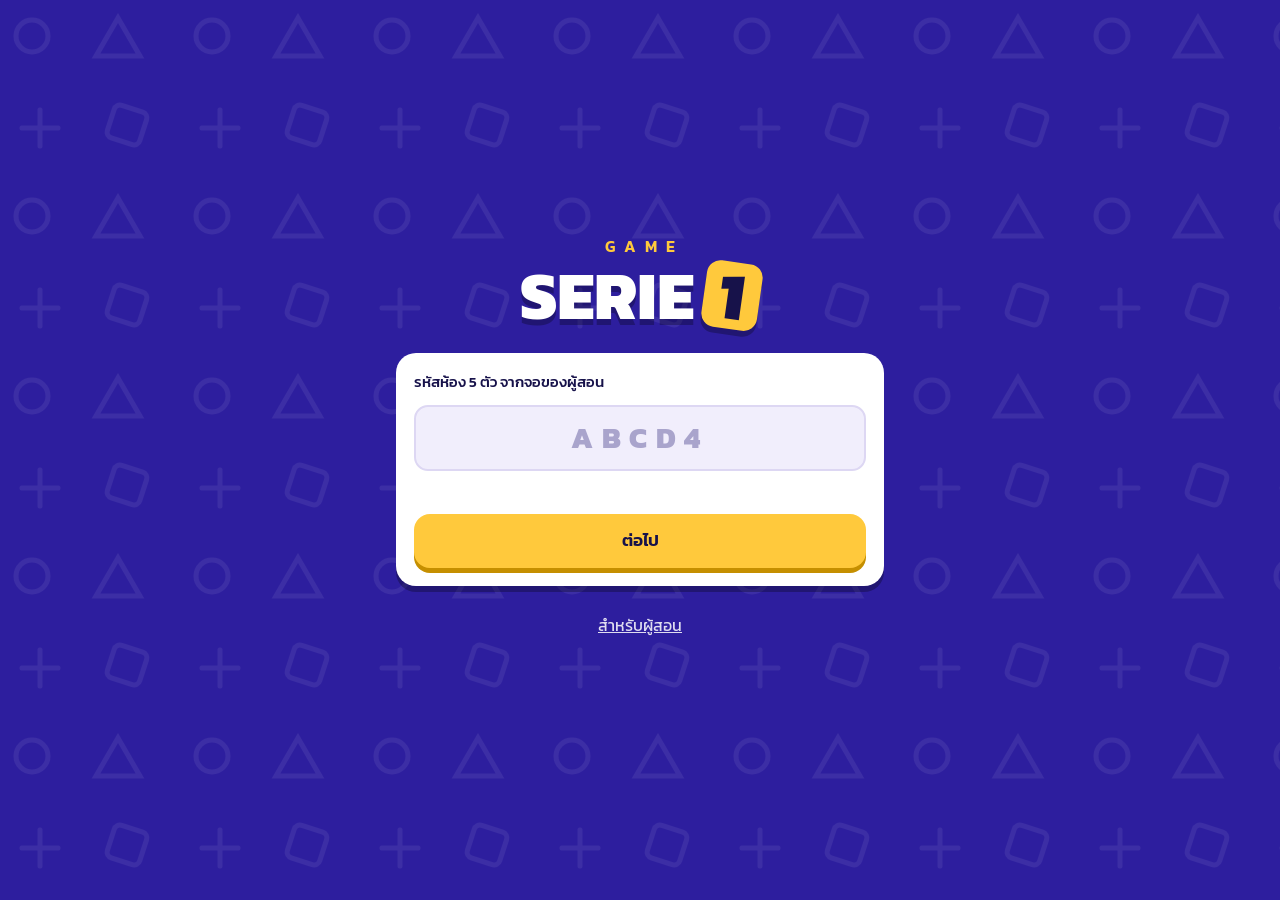
<file: index.html>
<!doctype html>
<html lang="th">
<head>
<meta charset="utf-8">
<meta name="viewport" content="width=device-width, initial-scale=1, viewport-fit=cover">
<meta name="theme-color" content="#2d1e9e">
<title>Game Serie 1</title>
<meta name="description" content="10 มินิเกมสะสมคะแนนสำหรับกิจกรรมฝึกอบรม เล่นเดี่ยวหรือเล่นเป็นทีมได้บนมือถือ">
<link rel="manifest" href="manifest.webmanifest">
<link rel="icon" href="icon.svg" type="image/svg+xml">
<link rel="apple-touch-icon" href="icon.svg">
<link rel="preconnect" href="https://fonts.googleapis.com">
<link rel="preconnect" href="https://fonts.gstatic.com" crossorigin>
<link href="https://fonts.googleapis.com/css2?family=Kanit:wght@400;500;600;800&display=swap" rel="stylesheet">
<link rel="stylesheet" href="css/style.css">
</head>
<body>
<main id="app"></main>
<canvas id="fx" aria-hidden="true"></canvas>
<div id="toast" role="status" aria-live="polite"></div>
<noscript>กรุณาเปิดใช้งาน JavaScript เพื่อเล่นเกม</noscript>
<script src="config.js"></script>
<script src="js/vendor/qrcode.js"></script>
<script type="module" src="js/app.js"></script>
</body>
</html>
</file>
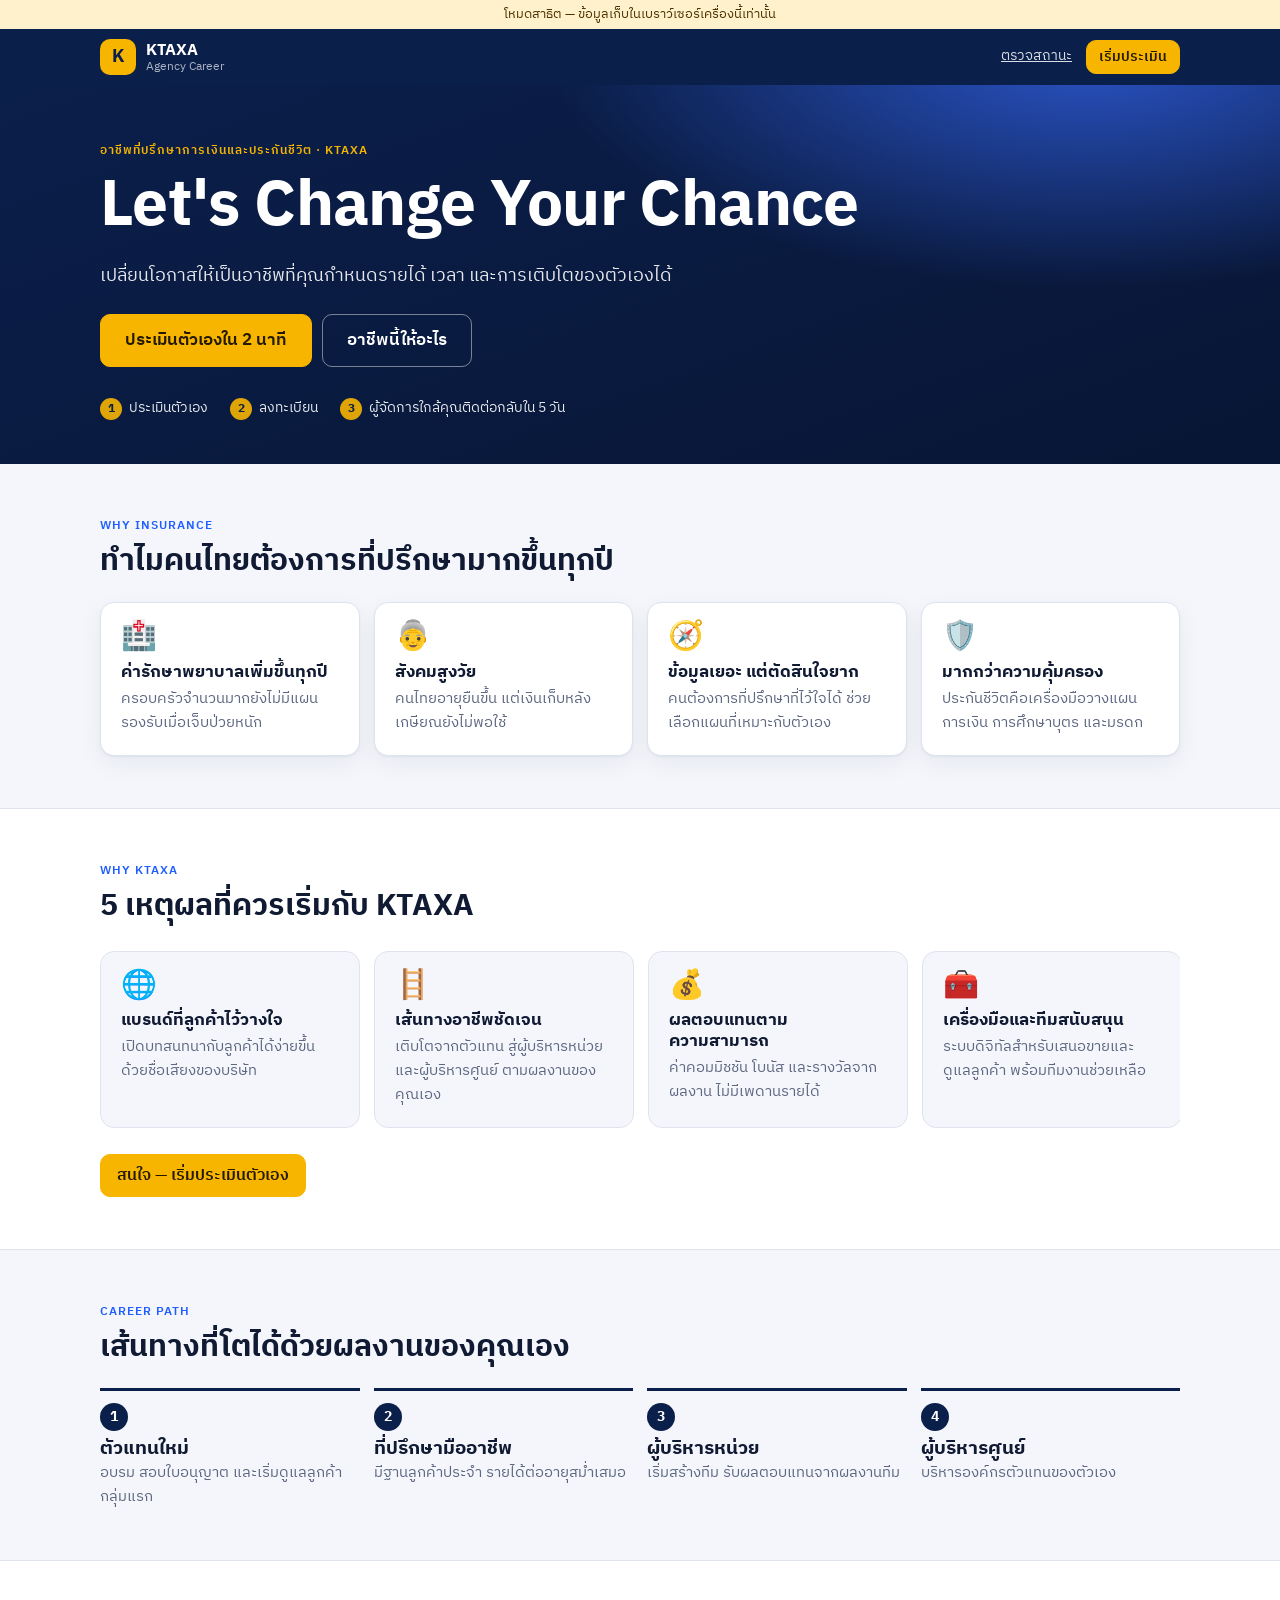
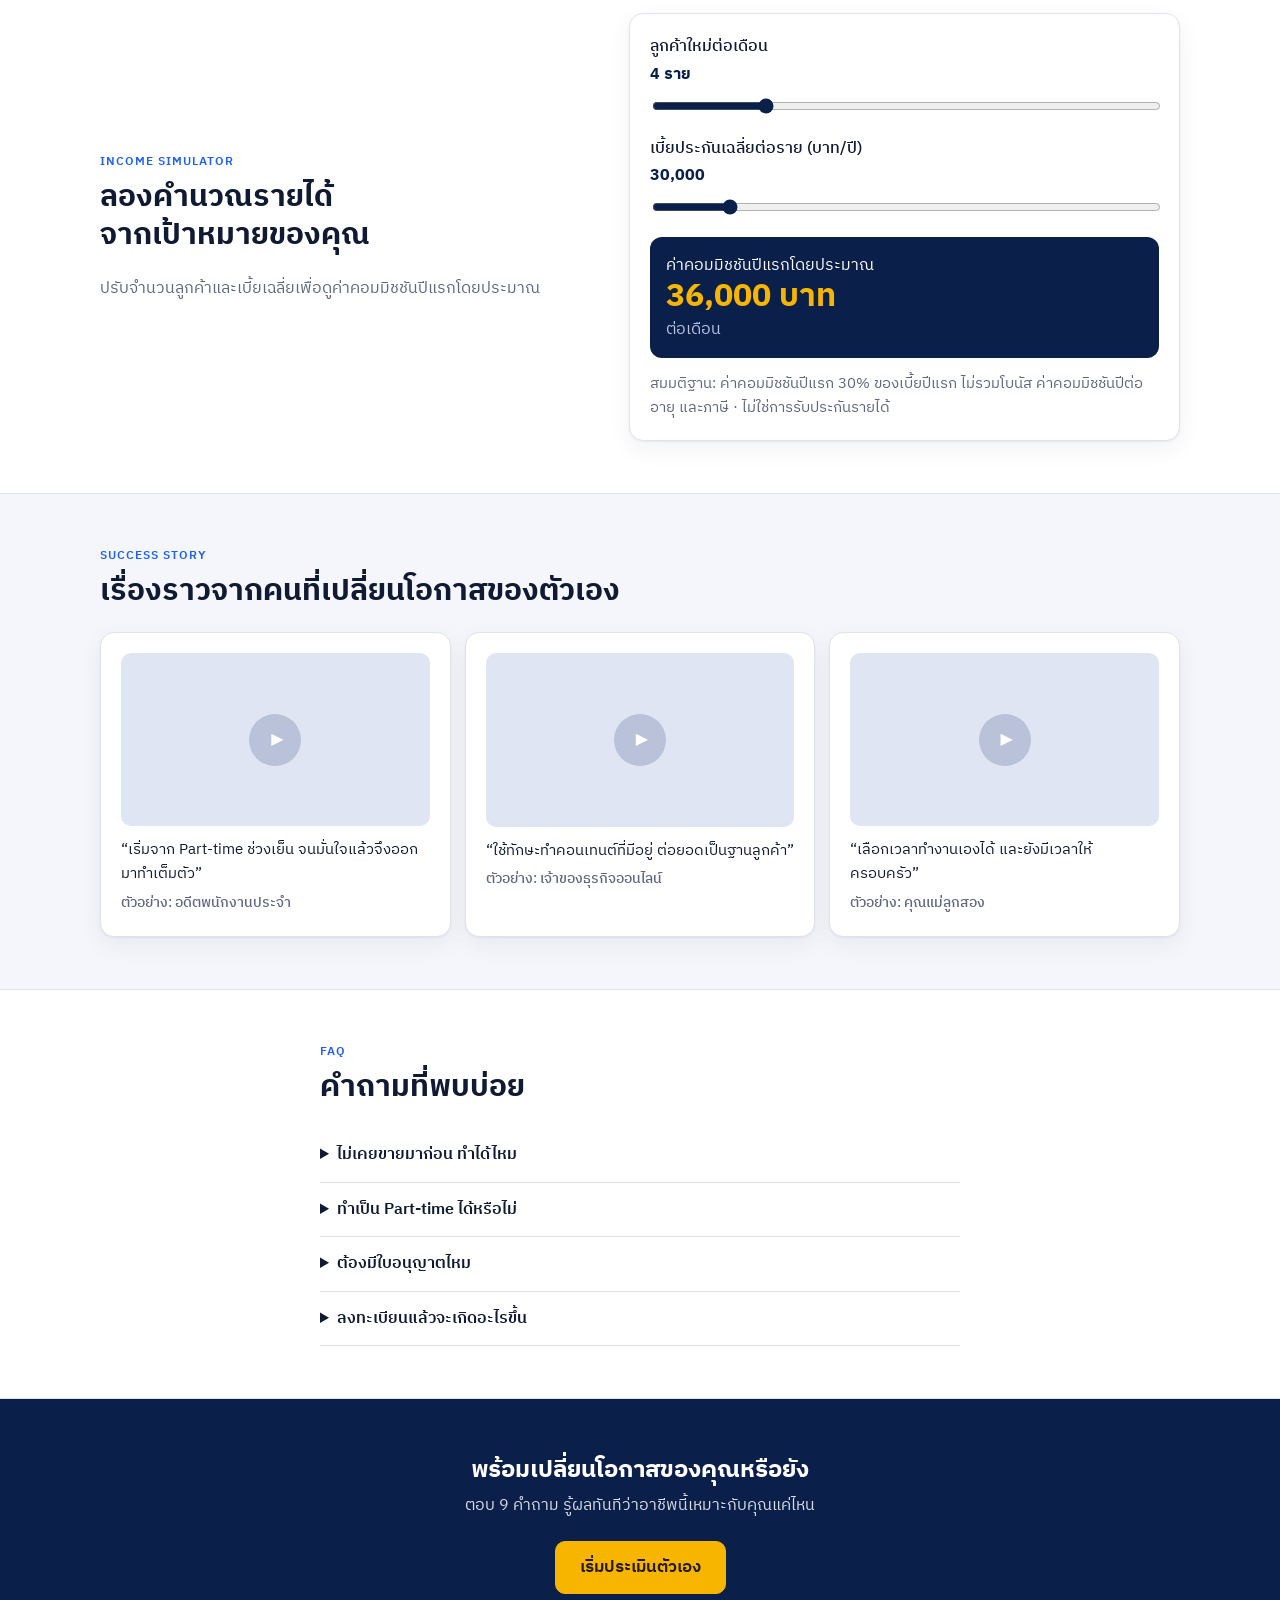
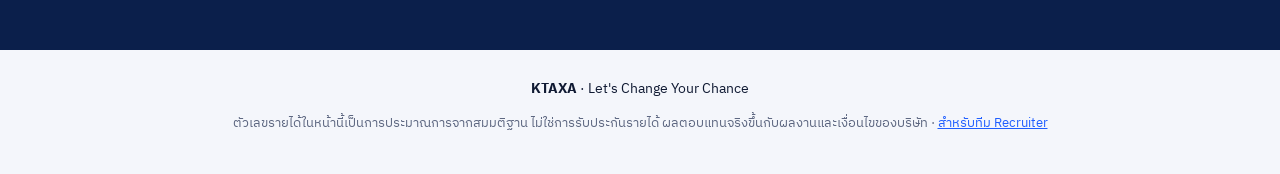
<file: recruit/index.html>
<!doctype html>
<html lang="th">
<head>
<meta charset="utf-8">
<meta name="viewport" content="width=device-width, initial-scale=1, viewport-fit=cover">
<meta name="theme-color" content="#0b1f4b">
<title>Let's Change Your Chance</title>
<link rel="icon" href="icon.svg" type="image/svg+xml">
<link rel="preconnect" href="https://fonts.googleapis.com">
<link rel="preconnect" href="https://fonts.gstatic.com" crossorigin>
<link href="https://fonts.googleapis.com/css2?family=IBM+Plex+Sans+Thai:wght@400;500;600;700&display=swap" rel="stylesheet">
<link rel="stylesheet" href="css/app.css">
</head>
<body class="landing">
<div id="app"></div>
<div id="toast" role="status" aria-live="polite"></div>
<noscript>กรุณาเปิดใช้งาน JavaScript</noscript>
<script src="config.js"></script>
<script src="../js/vendor/qrcode.js"></script>
<script type="module" src="js/landing.js"></script>
</body>
</html>
</file>
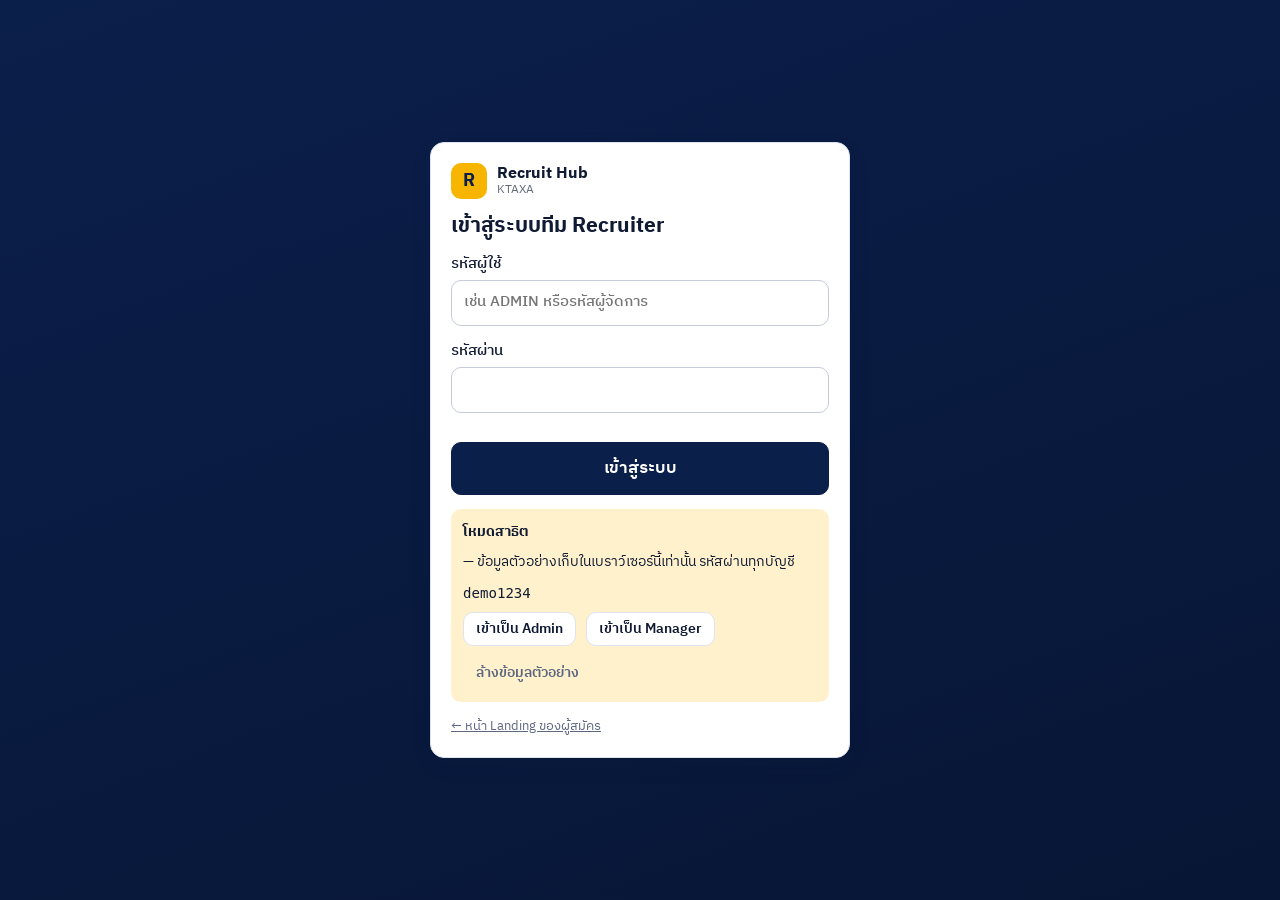
<file: recruit/portal.html>
<!doctype html>
<html lang="th">
<head>
<meta charset="utf-8">
<meta name="viewport" content="width=device-width, initial-scale=1, viewport-fit=cover">
<meta name="theme-color" content="#0b1f4b">
<meta name="robots" content="noindex, nofollow">
<title>Recruit Hub — Portal</title>
<link rel="icon" href="icon.svg" type="image/svg+xml">
<link rel="preconnect" href="https://fonts.googleapis.com">
<link rel="preconnect" href="https://fonts.gstatic.com" crossorigin>
<link href="https://fonts.googleapis.com/css2?family=IBM+Plex+Sans+Thai:wght@400;500;600;700&display=swap" rel="stylesheet">
<link rel="stylesheet" href="css/app.css">
</head>
<body class="portal">
<div id="app"></div>
<div id="toast" role="status" aria-live="polite"></div>
<noscript>กรุณาเปิดใช้งาน JavaScript</noscript>
<script src="config.js"></script>
<script src="../js/vendor/qrcode.js"></script>
<script type="module" src="js/portal.js"></script>
</body>
</html>
</file>
<file: css/style.css>
/* Game Serie 1 — design system v2 "เกมโชว์"
   สีแบนสด ไม่มี gradient / กระจกฝ้า · การ์ดขาว ขอบล่างหนาแบบปุ่มกดได้ · ไอคอนวาดเอง */
:root {
  --ink: #17124a; --ink2: #6a6696; --paper: #fff; --soft: #f1eefc; --line: #ddd7f3;
  --bg: #2d1e9e;
  --red: #e03131; --blue: #1c8ef0; --yellow: #ffc93c; --green: #12a65c; --pink: #e6399b; --orange: #ff5a1f;
  --edge: rgb(0 0 0 / .28);            /* ขอบล่างหนาของทุกอย่างที่ "กดได้" */
  --r: 20px; --tap: 48px;
  --spring: cubic-bezier(.3, 1.6, .5, 1);
  --font: 'Kanit', 'Noto Sans Thai', 'Sarabun', system-ui, -apple-system, sans-serif;
}
*, *::before, *::after { box-sizing: border-box; }
html { -webkit-text-size-adjust: 100%; }
body {
  margin: 0; min-height: 100dvh; color: #fff; font: 400 1rem/1.45 var(--font); overflow-wrap: anywhere;
  background-color: var(--bg); transition: background-color .35s;
  /* ลายเรขาคณิตจาง ๆ แทนพื้นเรียบ */
  background-image: url("data:image/svg+xml,%3Csvg xmlns='http://www.w3.org/2000/svg' width='180' height='180' fill='none' stroke='%23fff' stroke-opacity='.07' stroke-width='5'%3E%3Ccircle cx='32' cy='36' r='16'/%3E%3Cpath d='M118 18l22 38H96z'/%3E%3Cpath d='M22 128h36M40 110v36' stroke-linecap='round'/%3E%3Crect x='110' y='108' width='34' height='34' rx='6' transform='rotate(18 127 125)'/%3E%3C/svg%3E");
  -webkit-tap-highlight-color: transparent; overscroll-behavior: none;
}
h1, h2, p { margin: 0; }
h1, h2 { text-wrap: balance; line-height: 1.2; }
button, input, textarea { font: inherit; color: inherit; }
button { cursor: pointer; border: 0; background: none; padding: 0; touch-action: manipulation; }
a { color: inherit; text-decoration: none; }
small { font-size: .82rem; opacity: .78; }
[hidden] { display: none !important; }
:focus-visible { outline: 3px solid var(--yellow); outline-offset: 2px; }
.card :focus-visible, .tabbar :focus-visible { outline-color: var(--ink); }
.ic { width: 1em; height: 1em; display: inline-block; vertical-align: -.14em; flex: none; font-family: var(--font); }
.bg { display: none; }

/* เปลี่ยนหน้าแบบลื่น */
::view-transition-old(root), ::view-transition-new(root) { animation-duration: .18s; }

#app { max-width: 520px; margin: 0 auto; }
.screen {
  min-height: 100dvh; display: flex; flex-direction: column; gap: 16px;
  padding: max(16px, env(safe-area-inset-top)) max(16px, env(safe-area-inset-right)) calc(32px + env(safe-area-inset-bottom)) max(16px, env(safe-area-inset-left));
}
.screen.center { justify-content: center; padding-bottom: 32px; }
.stack { display: flex; flex-direction: column; gap: 12px; }
.center-t { text-align: center; align-items: center; }
.center-t > .btn { align-self: stretch; }

.card { background: var(--paper); color: var(--ink); border-radius: var(--r); padding: 18px; box-shadow: 0 6px 0 var(--edge); }
.card h2 { font-size: 1.2rem; font-weight: 600; }
.h { font-size: 1rem; font-weight: 600; letter-spacing: .04em; opacity: .8; }
.h1 { font-size: 1.7rem; font-weight: 800; }
.sub { margin-top: -10px; opacity: .8; }
.hint { font-size: .9rem; text-align: center; text-wrap: pretty; opacity: .8; }
.link { text-align: center; padding: 12px; text-decoration: underline; opacity: .85; }
.err { color: var(--red); min-height: 1.3em; font-size: .9rem; font-weight: 500; }
.lbl { font-weight: 500; font-size: .95rem; }

/* โลโก้: ตัวหนาเงาแข็ง + ป้ายเลข 1 เอียง */
.logo { text-align: center; display: grid; gap: 4px; margin-bottom: 8px; }
.logo span { letter-spacing: .55em; font-weight: 600; padding-left: .55em; color: var(--yellow); }
.logo b { font-size: clamp(2.8rem, 15vw, 4.2rem); font-weight: 800; line-height: 1; text-shadow: 0 6px 0 var(--edge); }
.logo b i { display: inline-block; font-style: normal; margin-left: .15em; padding: 0 .22em; border-radius: .2em; background: var(--yellow); color: var(--ink); rotate: 8deg; text-shadow: none; box-shadow: 0 6px 0 var(--edge); }

/* ปุ่ม: หนา กดแล้วยุบ */
.btn {
  display: flex; align-items: center; justify-content: center; gap: 8px; min-height: 54px; padding: 10px 20px;
  border-radius: 16px; font-weight: 600; font-size: 1.08rem; text-align: center;
  background: var(--paper); color: var(--ink); box-shadow: 0 5px 0 var(--edge);
  transition: translate .08s, box-shadow .08s;
}
.btn:active, .game:active, .opt:active, .tile:active, .p-opt:active { translate: 0 4px; box-shadow: 0 1px 0 var(--edge); }
.btn.primary { background: var(--yellow); box-shadow: 0 5px 0 #c58f00; }
.btn.primary:active { box-shadow: 0 1px 0 #c58f00; }
.btn.ghost { background: rgb(255 255 255 / .16); color: inherit; box-shadow: 0 5px 0 rgb(0 0 0 / .18); }
.card .btn.ghost { background: var(--soft); box-shadow: 0 5px 0 var(--line); }
.btn.danger { background: none; box-shadow: none; color: inherit; min-height: var(--tap); font-size: .95rem; font-weight: 500; text-decoration: underline; opacity: .8; }
.card .btn.danger { color: var(--red); opacity: 1; }
.btn.sm { min-height: var(--tap); font-size: .95rem; padding: 6px 18px; }
.row-btns { display: flex; gap: 10px; justify-content: center; flex-wrap: wrap; }
.icon-btn { display: grid; place-items: center; width: var(--tap); height: var(--tap); flex: none; border-radius: 14px; background: rgb(255 255 255 / .16); font-size: 1.35rem; font-weight: 800; }
.card .icon-btn { background: var(--soft); }
.inp { width: 100%; min-height: 54px; padding: 10px 16px; border-radius: 14px; background: var(--soft); border: 2px solid var(--line); color: var(--ink); font-size: 1.1rem; }
textarea.inp { resize: vertical; line-height: 1.5; }
.inp:focus { border-color: var(--ink); outline: none; }
.inp::placeholder { color: #a9a4cc; }
.code-inp { text-align: center; font-size: 1.8rem; font-weight: 800; letter-spacing: .3em; text-transform: uppercase; }
input[type=range] { width: 100%; height: var(--tap); accent-color: var(--pink); }

.avatars { display: grid; grid-template-columns: repeat(5, 1fr); gap: 8px; }
.av { aspect-ratio: 1; min-height: var(--tap); border-radius: 14px; font-size: 1.6rem; background: var(--soft); border: 3px solid transparent; transition: scale .2s var(--spring); }
.av[aria-checked=true] { border-color: var(--ink); background: var(--yellow); scale: 1.1; }

.seg { display: flex; padding: 4px; gap: 4px; border-radius: 14px; background: rgb(0 0 0 / .22); }
.card .seg { background: var(--soft); }
.seg button { flex: 1; min-height: 44px; padding: 4px 8px; border-radius: 10px; font-weight: 500; opacity: .75; }
.seg button[aria-selected=true], .seg button[aria-checked=true] { background: var(--paper); color: var(--ink); opacity: 1; font-weight: 600; box-shadow: 0 2px 0 var(--edge); }
.card .seg button[aria-checked=true] { background: var(--ink); color: #fff; box-shadow: none; }
.seg.big button { min-height: 52px; font-size: 1.05rem; }
.stepper { display: flex; align-items: center; justify-content: center; gap: 24px; }
.stepper b { font-size: 2rem; min-width: 2ch; text-align: center; }

.chip { display: inline-flex; align-items: center; gap: 4px; padding: 1px 10px; border-radius: 8px; font-size: .82rem; font-weight: 600; color: var(--ink); background: var(--c); }
.badge { display: inline-block; padding: 4px 16px; border-radius: 10px; background: var(--pink); color: #fff; font-weight: 600; rotate: -3deg; }
.tag { display: inline-block; padding: 2px 10px; border-radius: 8px; font-size: .78rem; font-weight: 600; background: var(--soft); color: var(--ink2); }
.tag.ok { background: #d3f5e2; color: #08693a; }

/* เมนูล่างแบบลอย */
.tabbar {
  position: fixed; left: 50%; translate: -50% 0; bottom: calc(10px + env(safe-area-inset-bottom)); z-index: 5; width: min(calc(100% - 24px), 496px);
  display: grid; grid-auto-flow: column; grid-auto-columns: 1fr; gap: 2px; padding: 6px;
  background: var(--paper); color: var(--ink2); border-radius: 22px; box-shadow: 0 6px 0 var(--edge), 0 12px 28px rgb(0 0 0 / .3);
}
.tabbar a { display: grid; justify-items: center; align-content: center; gap: 1px; min-height: 54px; border-radius: 16px; font-size: .74rem; font-weight: 500; transition: background-color .15s; }
.tabbar .ic { font-size: 1.45rem; transition: scale .25s var(--spring); }
.tabbar a[aria-current] { color: var(--ink); background: var(--yellow); font-weight: 600; }
.tabbar a[aria-current] .ic { scale: 1.12; }

/* หน้าเกม */
.hero { display: flex; align-items: center; justify-content: space-between; gap: 12px; }
.me { display: flex; align-items: center; gap: 12px; min-width: 0; min-height: var(--tap); }
.me b { display: block; font-size: 1.2rem; line-height: 1.2; }
.ava { display: grid; place-items: center; flex: none; width: 52px; height: 52px; border-radius: 16px; font-size: 1.7rem; background: var(--c, #fff); box-shadow: 0 4px 0 var(--edge); rotate: -4deg; }
.ava.sm { width: 36px; height: 36px; border-radius: 10px; font-size: 1.15rem; box-shadow: none; background: var(--c, var(--soft)); rotate: none; }
.ava.big { width: 68px; height: 68px; font-size: 2.2rem; rotate: 5deg; }
.total { display: flex; align-items: center; justify-content: space-between; gap: 16px; padding: 14px 18px; border-radius: var(--r); background: var(--yellow); color: var(--ink); box-shadow: 0 6px 0 #c58f00; }
.total b { display: block; font-size: 2.6rem; font-weight: 800; line-height: 1.05; font-variant-numeric: tabular-nums; }
.prog { flex: 1; max-width: 46%; text-align: right; }
.bar { display: block; height: 10px; border-radius: 99px; background: rgb(23 18 74 / .16); overflow: hidden; margin-top: 6px; }
.bar i { display: block; height: 100%; border-radius: 99px; background: var(--c, var(--ink)); transition: width .5s; }

.games { display: grid; grid-template-columns: repeat(2, minmax(0, 1fr)); gap: 14px 12px; }
.game {
  position: relative; display: flex; flex-direction: column; gap: 2px; min-height: 164px; padding: 14px; border-radius: var(--r);
  background: var(--a); box-shadow: 0 6px 0 var(--edge); transition: translate .08s, box-shadow .08s;
}
.g-ico { display: grid; place-items: center; width: 56px; height: 56px; margin-bottom: 6px; border-radius: 16px; font-size: 2.1rem; background: #fff; color: var(--a); rotate: -5deg; box-shadow: 0 4px 0 var(--edge); }
.game:nth-child(even) .g-ico { rotate: 4deg; }
.g-tag { position: absolute; top: 14px; right: 12px; padding: 1px 9px; border-radius: 8px; background: rgb(0 0 0 / .22); font-size: .72rem; font-weight: 500; }
.game b { font-size: 1.1rem; font-weight: 600; line-height: 1.25; }
.game small { line-height: 1.3; font-size: .78rem; opacity: .9; }
.g-best { margin-top: auto; padding-top: 8px; font-size: .84rem; font-weight: 600; font-variant-numeric: tabular-nums; }
.stars { color: var(--yellow); letter-spacing: 1px; }
.card .stars { color: #f0a800; }
@media (prefers-reduced-motion: no-preference) {
  .game { animation: rise .4s var(--spring) both; animation-delay: calc(var(--i) * 35ms); }
  .pop { animation: pop .32s var(--spring) both; }
}
@keyframes rise { from { opacity: 0; translate: 0 22px; } }
@keyframes pop { from { opacity: 0; scale: .88; } }

/* ---------- เล่นเกม ---------- */
.play { padding-bottom: max(16px, env(safe-area-inset-bottom)); gap: 10px; height: 100dvh; }
.hud { display: flex; align-items: center; gap: 12px; }
.hud-t { flex: 1; min-width: 0; }
.hud-t b { display: block; font-size: 1.15rem; font-weight: 600; line-height: 1.2; }
.hud-t small { display: block; min-height: 1.3em; opacity: 1; font-weight: 500; }
.hud-s { display: flex; flex-direction: column; align-items: flex-end; padding: 4px 14px; border-radius: 14px; background: #fff; color: var(--ink); box-shadow: 0 4px 0 var(--edge); }
.hud-s small { line-height: 1.1; font-size: .7rem; }
.hud-s b { display: inline-block; font-size: 1.6rem; font-weight: 800; line-height: 1.1; font-variant-numeric: tabular-nums; }
.bump { animation: bump .28s var(--spring); }
@keyframes bump { 40% { scale: 1.28; } }
.tbar { height: 12px; border-radius: 99px; background: rgb(0 0 0 / .25); overflow: hidden; }
.tbar i { display: block; height: 100%; border-radius: 99px; transform-origin: left; transform: scaleX(0); background: #fff; transition: transform .1s linear, background-color .3s; }
.tbar i.low { background: var(--yellow); }
.stage { flex: 1; min-height: 0; display: flex; flex-direction: column; justify-content: center; gap: 14px; position: relative; }
.shake { animation: shake .3s; }
@keyframes shake { 25% { translate: -7px 0; } 50% { translate: 7px 0; } 75% { translate: -4px 0; } }
.float { position: fixed; z-index: 20; pointer-events: none; font-weight: 800; font-size: 1.7rem; translate: -50% -50%; -webkit-text-stroke: 5px var(--ink); paint-order: stroke fill; animation: floatUp .8s ease-out forwards; }
@keyframes floatUp { to { translate: -50% -110px; opacity: 0; } }

.intro, .result { text-align: center; display: flex; flex-direction: column; align-items: center; gap: 10px; }
.intro > .btn, .result .stack { align-self: stretch; }
.intro-ico { display: grid; place-items: center; width: 92px; height: 92px; margin-top: -52px; border-radius: 26px; font-size: 3.4rem; background: var(--a); color: #fff; rotate: -6deg; border: 5px solid #fff; box-shadow: 0 6px 0 var(--edge); }
.intro { margin-top: 40px; }
.intro h1 { font-size: 1.7rem; font-weight: 800; }
.intro p { text-wrap: pretty; color: var(--ink2); }
.goal { display: flex; gap: 6px; flex-wrap: wrap; justify-content: center; font-size: .8rem; font-weight: 500; }
.goal > span { padding: 3px 10px; border-radius: 8px; background: var(--soft); }
.count { align-self: center; font-size: 9rem; font-weight: 800; line-height: 1; text-shadow: 0 10px 0 var(--edge); }
.r-stars { font-size: 3.6rem; line-height: 1; color: var(--line); display: flex; gap: 4px; }
.r-stars span:nth-child(2) { translate: 0 -10px; font-size: 4.2rem; }
.r-stars .on { color: var(--yellow); -webkit-text-stroke: 3px var(--ink); paint-order: stroke fill; }
@media (prefers-reduced-motion: no-preference) { .r-stars .on { animation: pop .45s var(--spring) both; animation-delay: calc(var(--d) * .18s + .2s); } }
.r-score { font-size: 4.2rem; font-weight: 800; line-height: 1; font-variant-numeric: tabular-nums; }
.r-total { color: var(--ink2); }
.r-total b { color: var(--ink); }

/* องค์ประกอบร่วมของเกม */
.q-card { padding: 22px 18px; border-radius: var(--r); text-align: center; background: #fff; color: var(--ink); box-shadow: 0 6px 0 var(--edge); }
.q-card p { font-size: 1.25rem; font-weight: 600; text-wrap: balance; }
.opts { display: grid; gap: 12px; }
.opts.two { grid-template-columns: 1fr 1fr; }
.opt { display: flex; align-items: center; gap: 12px; min-height: 60px; padding: 8px 14px; border-radius: 16px; font-size: 1.02rem; font-weight: 500; text-align: left; line-height: 1.3; background: #fff; color: var(--ink); box-shadow: 0 5px 0 var(--edge); transition: translate .08s, box-shadow .08s, opacity .2s; }
.opts.col .opt { background: var(--c); color: #fff; }
.opts.col .opt:nth-child(1) { --c: var(--red); } .opts.col .opt:nth-child(2) { --c: var(--blue); }
.opts.col .opt:nth-child(3) { --c: #d98a00; } .opts.col .opt:nth-child(4) { --c: var(--green); }
.opt > i { display: grid; place-items: center; flex: none; width: 34px; height: 34px; border-radius: 10px; background: #fff; color: var(--c); font-style: normal; font-weight: 800; }
.opt.num, .opt.swatch { justify-content: center; font-size: 1.7rem; font-weight: 800; min-height: 78px; }
.opt.swatch { gap: 10px; font-size: 1.2rem; font-weight: 600; }
.opt.swatch i { width: 30px; height: 30px; border-radius: 9px; box-shadow: inset 0 0 0 2px rgb(0 0 0 / .15); }
.opt:disabled { opacity: .35; }
.opt.ok { opacity: 1; outline: 4px solid #fff; scale: 1.02; }
.opt.no { opacity: 1; background: var(--ink); }
.big-q { align-self: center; min-width: 70%; text-align: center; font-size: clamp(3rem, 18vw, 5rem); font-weight: 800; line-height: 1.3; padding: 8px 24px; border-radius: 24px; background: #fff; color: var(--ink); box-shadow: 0 6px 0 var(--edge); }
.big-q.stroke { background: var(--ink); }

/* จับคู่ */
.mem-grid { display: grid; grid-template-columns: repeat(4, 1fr); gap: 10px; perspective: 800px; }
.mem { aspect-ratio: 3/4; }
.mem-in { position: relative; display: block; width: 100%; height: 100%; transform-style: preserve-3d; transition: transform .32s var(--spring); }
.mem.on .mem-in { transform: rotateY(180deg); }
.mem-f, .mem-b { position: absolute; inset: 0; display: grid; place-items: center; border-radius: 14px; backface-visibility: hidden; -webkit-backface-visibility: hidden; font-size: 2.2rem; box-shadow: 0 4px 0 var(--edge); }
.mem-f { background: var(--ink); color: var(--yellow); font-weight: 800; border: 3px solid #fff; }
.mem-b { background: #fff; transform: rotateY(180deg); }
.mem.done .mem-b { background: #d3f5e2; box-shadow: 0 0 0 4px var(--green); }

/* ปฏิกิริยา */
.react-pad { flex: 1; display: flex; flex-direction: column; align-items: center; justify-content: center; gap: 8px; border-radius: 32px; border: 6px solid #fff; background: var(--ink); box-shadow: 0 8px 0 var(--edge); touch-action: none; user-select: none; -webkit-user-select: none; transition: background-color .08s; }
.react-pad b { font-size: 3.6rem; font-weight: 800; }
.react-pad small { font-size: 1rem; opacity: 1; }
.react-pad.wait { background: var(--red); }
.react-pad.go { background: #2fd87a; color: var(--ink); }
.react-pad.early { background: var(--ink); }
.react-pad.hit { background: var(--blue); }

/* สลับอักษร */
.slots, .tiles { display: flex; flex-wrap: wrap; justify-content: center; gap: 8px; }
.slot { display: grid; place-items: center; min-width: 46px; height: 58px; padding: 0 6px; border-radius: 12px; border: 3px dashed rgb(255 255 255 / .6); font-size: 1.7rem; font-weight: 600; }
.slot.fill { border-style: solid; border-color: #fff; background: rgb(0 0 0 / .2); }
.slots.ok .slot { background: #fff; color: var(--green); }
.tile { min-width: 56px; height: 64px; padding: 0 10px; border-radius: 14px; font-size: 1.9rem; font-weight: 600; color: var(--ink); background: #fff; box-shadow: 0 5px 0 var(--edge); transition: translate .08s, box-shadow .08s, opacity .15s; }
.tile:disabled { opacity: .2; box-shadow: none; }

/* จำลำดับ: แผ่นสี 6 สี */
.seq-msg { text-align: center; font-size: 1.4rem; font-weight: 600; min-height: 1.6em; }
.seq-grid { display: grid; grid-template-columns: repeat(3, 1fr); gap: 14px; }
.seq { aspect-ratio: 1; border-radius: 24px; background: var(--c); border: 5px solid rgb(0 0 0 / .25); opacity: .5; transition: scale .12s var(--spring), opacity .1s; touch-action: none; }
.seq:nth-child(1) { --c: #ff4d4d; } .seq:nth-child(2) { --c: #ffc93c; } .seq:nth-child(3) { --c: #2fd87a; }
.seq:nth-child(4) { --c: #36b5ff; } .seq:nth-child(5) { --c: #ff7ac8; } .seq:nth-child(6) { --c: #fff; }
.seq.lit { opacity: 1; scale: 1.1; border-color: #fff; }
.seq.wrong { background: var(--ink); opacity: 1; }

/* ตาไว */
.odd-grid { display: grid; grid-template-columns: repeat(var(--n), 1fr); gap: 8px; padding: 12px; border-radius: var(--r); background: #fff; box-shadow: 0 6px 0 var(--edge); }
.odd { aspect-ratio: 1; border-radius: 12px; touch-action: none; }

/* ล่าดาว */
.field { position: relative; flex: 1; border-radius: var(--r); background: rgb(0 0 0 / .2); border: 3px dashed rgb(255 255 255 / .45); overflow: hidden; touch-action: none; }
.target { position: absolute; width: 68px; height: 68px; font-size: 2.9rem; line-height: 1; display: grid; place-items: center; touch-action: none; animation: blink linear both; }
@keyframes blink { 0% { scale: 0; } 12% { scale: 1.15; } 20%, 80% { scale: 1; opacity: 1; } 100% { scale: .3; opacity: 0; } }
.target.hit { animation: none; scale: 1.6; opacity: 0; transition: scale .15s, opacity .15s; }

/* เรียงเลข */
.ord-grid { display: grid; grid-template-columns: repeat(5, 1fr); gap: 8px; }
.ord { aspect-ratio: 1; border-radius: 14px; font-size: 1.5rem; font-weight: 800; background: #fff; color: var(--ink); box-shadow: 0 4px 0 var(--edge); touch-action: none; transition: scale .15s var(--spring); }
.ord:disabled { background: rgb(0 0 0 / .18); color: transparent; box-shadow: none; scale: .9; }

/* ---------- ห้อง / กระดาน ---------- */
.code { display: inline-block; font-size: clamp(2.4rem, 14vw, 3.8rem); font-weight: 800; letter-spacing: .14em; padding: 0 .2em 0 .34em; line-height: 1.25; border-radius: 16px; background: var(--yellow); color: var(--ink); rotate: -2deg; box-shadow: 0 5px 0 #c58f00; }
.teams { display: grid; grid-template-columns: repeat(3, 1fr); gap: 8px; align-self: stretch; }
.team { display: grid; justify-items: center; padding: 8px 4px; min-height: 74px; border-radius: 14px; font-size: .86rem; font-weight: 500; background: var(--soft); border: 3px solid transparent; border-bottom-color: var(--c); transition: scale .2s var(--spring); }
.team span { font-size: 1.8rem; line-height: 1.2; }
.team[aria-checked=true] { background: var(--c); border-color: var(--ink); scale: 1.06; font-weight: 600; }

.ranks { list-style: none; margin: 0; padding: 0; display: grid; gap: 10px; }
.rank { display: flex; align-items: center; gap: 10px; padding: 10px 14px; border-radius: 16px; background: #fff; color: var(--ink); border-left: 8px solid var(--c, var(--line)); box-shadow: 0 4px 0 var(--edge); }
.rank.me { background: var(--yellow); }
.pos { flex: none; width: 34px; text-align: center; font-size: 1.3rem; font-weight: 800; }
.pos.ico { display: grid; place-items: center; height: 34px; border-radius: 10px; background: var(--c); color: #fff; font-size: 1.25rem; }
.who { flex: 1; min-width: 0; display: flex; align-items: center; gap: 8px; flex-wrap: wrap; }
.grow { flex: 1; min-width: 0; display: block; }
.grow small { display: block; }
.rank > b { font-size: 1.3rem; font-weight: 800; font-variant-numeric: tabular-nums; }
.live { display: inline-block; font-size: .75rem; padding: 1px 8px; border-radius: 8px; background: var(--red); vertical-align: middle; }

.qr { width: min(64vw, 260px); aspect-ratio: 1; padding: 8px; border-radius: 16px; background: #fff; border: 4px solid var(--ink); }
.qr svg { display: block; width: 100%; height: 100%; }
details summary { min-height: var(--tap); display: flex; align-items: center; font-weight: 600; cursor: pointer; }
.bn-row { display: flex; align-items: center; gap: 6px; flex-wrap: wrap; padding: 8px 0; border-top: 2px solid var(--soft); }
.bn-row > span { flex: 1 1 100%; font-weight: 600; }
.pill { flex: 1; min-height: 44px; min-width: 44px; padding: 0 10px; border-radius: 12px; background: var(--soft); color: var(--ink); font-weight: 600; font-variant-numeric: tabular-nums; box-shadow: 0 3px 0 var(--line); }
.pill.val { flex: 1.4; background: var(--yellow); box-shadow: 0 3px 0 #c58f00; }

/* ---------- โพล ---------- */
.pl { display: grid; gap: 14px; }
.poll { display: flex; flex-direction: column; gap: 12px; }
.poll.closed { opacity: .8; }
.p-head { display: flex; gap: 6px; }
.poll .tag { align-self: flex-start; }
.p-opts { display: grid; gap: 10px; }
.p-opt { min-height: 54px; padding: 8px 16px; border-radius: 14px; text-align: left; font-weight: 500; font-size: 1.02rem; background: var(--c); color: #fff; box-shadow: 0 4px 0 var(--edge); transition: translate .08s, box-shadow .08s; }
.p-opt:nth-child(6n+1) { --c: var(--red); } .p-opt:nth-child(6n+2) { --c: var(--blue); } .p-opt:nth-child(6n+3) { --c: #d98a00; }
.p-opt:nth-child(6n+4) { --c: var(--green); } .p-opt:nth-child(6n+5) { --c: var(--pink); } .p-opt:nth-child(6n) { --c: #6b46e5; }
.p-stars { display: grid; grid-template-columns: repeat(5, 1fr); gap: 8px; }
.p-stars button { display: grid; justify-items: center; padding: 8px 0; border-radius: 14px; background: var(--soft); color: #f0a800; font-size: 2rem; box-shadow: 0 4px 0 var(--line); transition: scale .2s var(--spring); }
.p-stars button span { font-size: .9rem; font-weight: 600; color: var(--ink); }
.p-stars button:active { scale: 1.15; }
.p-text { display: flex; gap: 8px; }
.p-text .btn { flex: none; min-height: 54px; }
.pr { list-style: none; margin: 0; padding: 0; display: grid; gap: 8px; }
.pr li { display: grid; grid-template-columns: 1fr auto; gap: 2px 10px; align-items: center; }
.pr-l { font-weight: 500; }
.pr li.me .pr-l::after { content: ' ← คุณ'; color: var(--pink); font-size: .8rem; font-weight: 600; }
.pr li > b { grid-column: 2; grid-row: 1 / span 2; font-size: 1.3rem; font-weight: 800; font-variant-numeric: tabular-nums; min-width: 2ch; text-align: right; }
.pr-bar { grid-column: 1; height: 14px; border-radius: 7px; background: var(--soft); overflow: hidden; }
.pr-bar i { display: block; height: 100%; min-width: 4px; border-radius: 7px; background: var(--blue); transition: width .5s var(--spring); }
.pr li:nth-child(6n+1) .pr-bar i { background: var(--red); } .pr li:nth-child(6n+3) .pr-bar i { background: #d98a00; }
.pr li:nth-child(6n+4) .pr-bar i { background: var(--green); } .pr li:nth-child(6n+5) .pr-bar i { background: var(--pink); } .pr li:nth-child(6n) .pr-bar i { background: #6b46e5; }
.pr-avg { display: flex; align-items: baseline; gap: 10px; }
.pr-avg b { font-size: 3.2rem; font-weight: 800; line-height: 1; }
.pr-avg span { color: var(--ink2); } .pr-avg .ic { color: #f0a800; }
.pr-n { color: var(--ink2); opacity: 1; }
.words { display: flex; flex-wrap: wrap; gap: 6px 8px; align-items: center; }
.words span { padding: 2px 12px; border-radius: 10px; background: var(--soft); font-weight: 600; font-size: calc(.95rem + var(--s) * 1.1rem); }
.words span:nth-child(3n+1) { background: #ffe3ec; } .words span:nth-child(3n+2) { background: #dcefff; }
.words sup { margin-left: 4px; font-size: .7rem; color: var(--ink2); }
.pform { margin-bottom: 14px; }
.presets { display: flex; flex-wrap: wrap; gap: 6px; align-items: center; }
.presets .pill { flex: none; min-height: 40px; font-size: .88rem; font-weight: 500; }

.host { gap: 20px; }
.host-join { display: flex; flex-direction: column; gap: 10px; }
.host-board { display: flex; flex-direction: column; gap: 14px; }
/* จอโปรเจกเตอร์ / แท็บเล็ต: QR ซ้าย เนื้อหาขวา */
@media (min-width: 900px) {
  body.wide #app { max-width: 1280px; }
  body.wide .host { display: grid; grid-template-columns: 380px 1fr; align-items: start; gap: 32px; padding-top: 32px; }
  body.wide .host-join { position: sticky; top: 32px; }
  body.wide .host-board .rank { padding: 16px 22px; font-size: 1.3rem; }
  body.wide .host-board .rank > b { font-size: 2rem; }
  body.wide .host-board .pos { font-size: 1.8rem; width: 48px; }
  body.wide .poll h2 { font-size: 1.7rem; }
  body.wide .pr-l { font-size: 1.2rem; } body.wide .pr-bar { height: 22px; border-radius: 11px; }
}

#fx { position: fixed; inset: 0; width: 100%; height: 100%; pointer-events: none; z-index: 30; }
#toast { position: fixed; left: 50%; bottom: calc(28px + env(safe-area-inset-bottom)); translate: -50% 20px; z-index: 40; padding: 10px 20px; border-radius: 14px; background: var(--ink); color: #fff; font-weight: 500; opacity: 0; pointer-events: none; transition: opacity .2s, translate .25s var(--spring); max-width: 90vw; box-shadow: 0 0 0 3px #fff; }
#toast.show { opacity: 1; translate: -50% 0; }

/* ================= v3: ผู้สอนคุมจอ ผู้เล่นแค่เล่น ================= */
.back { align-self: flex-start; min-height: var(--tap); display: flex; align-items: center; font-weight: 500; opacity: .85; }
.kicker { font-weight: 600; letter-spacing: .03em; color: var(--pink); opacity: 1; }
.score-pill { display: flex; flex-direction: column; align-items: flex-end; flex: none; padding: 4px 14px; border-radius: 14px; background: var(--yellow); color: var(--ink); box-shadow: 0 4px 0 #c58f00; }
.score-pill small { font-size: .7rem; line-height: 1.2; }
.score-pill b { font-size: 1.5rem; font-weight: 800; line-height: 1.1; font-variant-numeric: tabular-nums; }
#f-msg:empty, #f-polls:empty, #f-games:empty, #f-board:empty, #f-wait:empty, .pl:empty { display: none; }
#f-games, #f-board { display: flex; flex-direction: column; gap: 12px; }

/* ข้อความจากผู้สอน */
.announce { padding: 14px 18px; border-radius: var(--r); background: var(--ink); border: 3px solid var(--yellow); }
.announce small { color: var(--yellow); font-weight: 600; opacity: 1; }
.announce p { font-size: 1.25rem; font-weight: 600; text-wrap: balance; }

/* เกมเดียวที่ผู้สอนเปิด: การ์ดใหญ่เต็มจอ */
.games.one { grid-template-columns: 1fr; }
.games.one .game { min-height: 230px; padding: 22px; }
.games.one .g-ico { width: 84px; height: 84px; font-size: 3.2rem; border-radius: 22px; }
.games.one .game b { font-size: 1.7rem; font-weight: 800; }
.games.one .game small { font-size: .95rem; }
.games.one .g-best { align-self: flex-start; margin-top: 14px; padding: 8px 22px; border-radius: 14px; background: #fff; color: var(--ink); font-size: 1.05rem; box-shadow: 0 4px 0 var(--edge); }
.games.one .g-best .stars { color: #f0a800; }

/* หน้ารอ */
.waiting { display: flex; flex-direction: column; align-items: center; gap: 10px; padding: 48px 8px 16px; text-align: center; }
.waiting h2 { font-size: 1.7rem; font-weight: 800; }
.waiting p { opacity: .8; }
.dots { display: flex; gap: 12px; margin-bottom: 12px; }
.dots i { width: 22px; height: 22px; border-radius: 7px; background: var(--yellow); }
.dots i:nth-child(2) { background: var(--pink); } .dots i:nth-child(3) { background: #36b5ff; }
@media (prefers-reduced-motion: no-preference) {
  .dots i { animation: hop 1.2s var(--spring) infinite; }
  .dots i:nth-child(2) { animation-delay: .15s; } .dots i:nth-child(3) { animation-delay: .3s; }
}
@keyframes hop { 0%, 60%, 100% { translate: 0 0; rotate: 0deg; } 30% { translate: 0 -18px; rotate: 20deg; } }
.crowd { display: flex; flex-wrap: wrap; justify-content: center; gap: 6px; margin-top: 18px; max-width: 360px; }

/* การ์ดตัวตน */
.idn { gap: 14px; }
.pcard { position: sticky; top: max(8px, env(safe-area-inset-top)); z-index: 3; display: flex; align-items: center; gap: 14px; padding: 12px 16px; border-radius: var(--r); background: var(--ink); border: 3px solid #fff; box-shadow: 0 6px 0 var(--edge); }
.pcard > span:last-child { display: flex; flex-direction: column; align-items: flex-start; gap: 2px; min-width: 0; }
.pcard b { font-size: 1.5rem; font-weight: 800; line-height: 1.2; }
.pcard small { font-size: .9rem; color: var(--yellow); opacity: 1; font-weight: 500; }
.emojis { display: grid; grid-template-columns: repeat(6, 1fr); gap: 6px; max-height: 232px; overflow-y: auto; padding: 4px; border-radius: 14px; background: var(--soft); overscroll-behavior: contain; }
.em { aspect-ratio: 1; min-height: 44px; border-radius: 12px; font-size: 1.6rem; background: #fff; border: 3px solid transparent; transition: scale .2s var(--spring); }
.em[aria-checked=true] { border-color: var(--ink); background: var(--yellow); scale: 1.08; }
.em:disabled { opacity: .22; filter: grayscale(1); background: none; }
.swatches { display: grid; grid-template-columns: repeat(8, 1fr); gap: 8px; }
.swatches button { aspect-ratio: 1; min-width: 0; border-radius: 12px; background: var(--c); border: 3px solid transparent; box-shadow: 0 3px 0 var(--edge); transition: scale .2s var(--spring); }
.swatches button[aria-checked=true] { border-color: var(--ink); scale: 1.15; }
.chips { display: flex; flex-wrap: wrap; gap: 8px; }
.chips button, .chips.ro span { min-height: 44px; display: inline-flex; align-items: center; gap: 6px; padding: 4px 14px; border-radius: 12px; background: var(--soft); font-weight: 500; box-shadow: 0 3px 0 var(--line); }
.chips button[aria-checked=true] { background: var(--ink); color: #fff; box-shadow: 0 3px 0 #000; }
.chips.ro span { min-height: 36px; box-shadow: none; }
.team small { font-size: .7rem; }
.lbl small { font-weight: 400; margin-left: 6px; }

/* ---------- ผู้สอน ---------- */
.host-rooms { max-width: 560px; margin: 0 auto; }
.room-row { display: flex; align-items: center; justify-content: space-between; gap: 12px; width: 100%; padding: 12px 16px; border-radius: 16px; background: #fff; color: var(--ink); text-align: left; box-shadow: 0 5px 0 var(--edge); transition: translate .08s, box-shadow .08s; }
.room-row:active { translate: 0 4px; box-shadow: 0 1px 0 var(--edge); }
.room-row b { display: block; font-size: 1.1rem; }
.room-row i { font-style: normal; font-weight: 800; letter-spacing: .1em; padding: 2px 10px; border-radius: 10px; background: var(--yellow); }
.pcount { font-size: 1.05rem; } .pcount b { font-size: 1.6rem; font-weight: 800; }
.card h2 small { display: block; font-weight: 400; margin-top: 2px; }
.gtoggles { display: grid; grid-template-columns: repeat(auto-fill, minmax(190px, 1fr)); gap: 10px; }
.gt { display: flex; align-items: center; gap: 10px; min-height: 64px; padding: 8px 12px; border-radius: 14px; text-align: left; background: var(--soft); color: var(--ink2); border: 3px solid transparent; box-shadow: 0 4px 0 var(--line); transition: translate .08s, background-color .15s; }
.gt:active { translate: 0 3px; }
.gt .g-ico { width: 40px; height: 40px; margin: 0; font-size: 1.4rem; border-radius: 12px; rotate: none; box-shadow: none; background: #c9c4e6; color: #fff; }
.gt b { display: block; line-height: 1.2; } .gt small { font-size: .75rem; }
.gt[aria-pressed=true] { background: var(--a); color: #fff; box-shadow: 0 4px 0 var(--edge); }
.gt[aria-pressed=true] .g-ico { background: #fff; color: var(--a); }
.gt[aria-pressed=true]::after { content: 'เปิดอยู่'; margin-left: auto; padding: 2px 8px; border-radius: 8px; background: #fff; color: var(--ink); font-size: .72rem; font-weight: 600; white-space: nowrap; }
.now { font-size: .9rem; color: var(--ink2); }
.now .btn { display: inline-flex; min-height: 44px; padding: 0 8px; }
.switch { display: flex; align-items: center; gap: 14px; min-height: var(--tap); cursor: pointer; }
.switch input { appearance: none; -webkit-appearance: none; flex: none; width: 56px; height: 32px; margin: 0; border-radius: 99px; background: var(--line); position: relative; transition: background-color .2s; cursor: pointer; }
.switch input::after { content: ''; position: absolute; top: 4px; left: 4px; width: 24px; height: 24px; border-radius: 50%; background: #fff; transition: translate .25s var(--spring); }
.switch input:checked { background: var(--green); }
.switch input:checked::after { translate: 24px 0; }
.switch small { display: block; }
.kick { width: 44px; height: 44px; font-size: 1rem; color: var(--red); }
@media (min-width: 900px) { body.wide .host-rooms { padding-top: 32px; } }

/* ================= v4: รอบการแข่งที่ผู้สอนปล่อย + หน้า Live ================= */
.brief { display: flex; flex-direction: column; align-items: center; gap: 8px; text-align: center; margin-top: 44px; }
.brief h1 { font-size: 1.9rem; font-weight: 800; }
.brief p { color: var(--ink2); text-wrap: pretty; }
.brief > b { font-weight: 600; }
.brief .dots { margin: 10px 0 2px; }
.brief .ranks { align-self: stretch; text-align: left; margin-top: 8px; }
.brief .rank { background: var(--soft); box-shadow: none; }
.brief .rank.me { background: var(--yellow); }
.rtag { flex: none; padding: 6px 12px; border-radius: 12px; background: rgb(0 0 0 / .25); font-weight: 600; }
.synccount { display: flex; flex-direction: column; align-items: center; gap: 14px; text-align: center; }
.synccount p { padding: 14px 18px; border-radius: var(--r); background: #fff; color: var(--ink); font-weight: 500; box-shadow: 0 6px 0 var(--edge); text-wrap: pretty; }
.synccount span { font-weight: 600; opacity: .9; }
.btn.go { min-height: 68px; padding: 12px 40px; font-size: 1.4rem; font-weight: 800; }
.btn.pulse { animation: pulse 1s ease-in-out infinite; }
@keyframes pulse { 50% { scale: 1.06; } }

/* ---------- Live ---------- */
.lv { height: 100dvh; display: grid; grid-template-rows: auto 1fr auto; gap: 2vh; padding: 2.5vh 3vw; }
.lv-top { display: flex; align-items: center; gap: 2vw; font-size: clamp(1rem, 1.5vw, 1.5rem); }
.lv-top > b { font-size: 1.3em; font-weight: 800; }
.lv-join { margin-left: auto; opacity: .9; }
.lv-join i { font-style: normal; font-weight: 800; letter-spacing: .12em; padding: 2px 12px; border-radius: 10px; background: var(--yellow); color: var(--ink); }
.lv-n { padding: 4px 16px; border-radius: 12px; background: rgb(0 0 0 / .25); } .lv-n b { font-size: 1.4em; font-weight: 800; }
.lv-main { display: grid; place-items: center; min-height: 0; overflow: hidden; }
.lv-main > * { width: 100%; }
.lv-main h1 { font-size: clamp(2rem, 4.2vw, 4.5rem); font-weight: 800; line-height: 1.15; }
.lv-main h2 { font-size: clamp(1.1rem, 1.6vw, 1.7rem); font-weight: 600; opacity: .85; margin-bottom: 10px; }
.lv-ctl { display: flex; align-items: center; gap: 10px; flex-wrap: wrap; padding: 10px; border-radius: 20px; background: rgb(0 0 0 / .28); }
.lv-ctl .btn { min-height: 48px; font-size: 1rem; } .lv-ctl .btn.go { min-height: 60px; font-size: 1.4rem; }
.lv-ctl select { width: auto; min-height: 48px; font-size: 1rem; }
.lv-ctl .grow { flex: 1; }
:fullscreen .lv-ctl { opacity: .25; transition: opacity .2s; } :fullscreen .lv-ctl:hover, :fullscreen .lv-ctl:focus-within { opacity: 1; }

/* ผนังตัวละคร */
.lv-lobby { display: grid; grid-template-columns: minmax(240px, 30vw) 1fr; gap: 4vw; align-items: center; }
.lv-qr { display: flex; flex-direction: column; align-items: center; gap: 1.5vh; font-size: clamp(1rem, 1.6vw, 1.6rem); font-weight: 600; }
.lv-qr .qr { width: 100%; max-width: 46vh; }
.lv-qr .code { font-size: clamp(2.4rem, 5vw, 5rem); }
.lv-crowd { display: flex; flex-wrap: wrap; gap: 1.4vw 1.2vw; margin-top: 2vh; max-height: 62vh; overflow: hidden; align-content: flex-start; }
.lv-p { display: grid; justify-items: center; width: clamp(76px, 7.5vw, 124px); text-align: center; }
.lv-p .ava { width: clamp(56px, 5.4vw, 92px); height: clamp(56px, 5.4vw, 92px); font-size: clamp(1.8rem, 3.2vw, 3.2rem); border-radius: 22%; }
.lv-p:nth-child(odd) .ava { rotate: 5deg; }
.lv-p b { margin-top: 8px; font-size: clamp(.85rem, 1.1vw, 1.2rem); line-height: 1.2; max-width: 100%; overflow: hidden; text-overflow: ellipsis; white-space: nowrap; }
.lv-p small { font-size: clamp(.7rem, .85vw, .95rem); }
@media (prefers-reduced-motion: no-preference) { .lv-p.pop { animation: drop .6s var(--spring) both; } }
@keyframes drop { from { opacity: 0; translate: 0 -60px; scale: .4; rotate: -25deg; } }

/* เตรียมเกม / นับถอยหลัง */
.lv-ready, .lv-count { display: flex; flex-direction: column; align-items: center; gap: 1.6vh; text-align: center; }
.lv-ico { display: grid; place-items: center; width: 22vh; height: 22vh; border-radius: 26%; font-size: 13vh; background: #fff; color: var(--a); rotate: -6deg; box-shadow: 0 1.4vh 0 var(--edge); }
.lv-ready small, .lv-count small { font-size: clamp(1.1rem, 1.8vw, 2rem); font-weight: 600; opacity: .9; }
.lv-ready h1 { font-size: clamp(3rem, 7vw, 8rem); text-shadow: 0 .6vh 0 var(--edge); }
.lv-ready p { max-width: 60ch; font-size: clamp(1.1rem, 1.8vw, 2rem); text-wrap: balance; }
.lv-sub { opacity: .8; }
.lv-count b { font-size: 46vh; font-weight: 800; line-height: .95; text-shadow: 0 2vh 0 var(--edge); }

/* แข่งสด: เลนวิ่ง */
.lv-race { display: grid; grid-template-columns: 1fr minmax(220px, 24vw); gap: 3vw; align-self: stretch; align-items: start; }
.lv-lanes { position: relative; --row: min(8.4vh, 86px); height: calc(var(--row) * 8); }
.lane { position: absolute; left: 0; right: 0; top: 0; height: calc(var(--row) - 10px); display: grid; grid-template-columns: 2.2em 1fr minmax(4em, 12vw) 4.5em; align-items: center; gap: 1vw;
  translate: 0 calc(var(--y) * var(--row)); transition: translate .7s var(--spring); font-size: clamp(1rem, 1.6vw, 1.7rem); }
.ln-pos { font-weight: 800; text-align: center; opacity: .8; }
.ln-track { position: relative; height: 100%; border-radius: 99px; background: rgb(0 0 0 / .22); }
.ln-track i { position: absolute; inset: 0 auto 0 0; width: calc(var(--w) * 1%); min-width: calc(var(--row) - 10px); border-radius: 99px; background: var(--c); transition: width .8s var(--spring); }
.ln-track .ava { position: absolute; top: 50%; left: calc(var(--w) * 1%); translate: -100% -50%; width: calc(var(--row) - 10px); height: calc(var(--row) - 10px); font-size: calc(var(--row) * .52); border-radius: 50%; rotate: none; border: 3px solid #fff; transition: left .8s var(--spring); }
.ln-track i + .ava { left: max(calc(var(--w) * 1%), calc(var(--row) - 10px)); }
.ln-name { font-weight: 600; overflow: hidden; text-overflow: ellipsis; white-space: nowrap; }
.ln-sc { font-weight: 800; text-align: right; font-variant-numeric: tabular-nums; }
.lane.fin .ln-name::after { content: ' ✓'; color: var(--yellow); }
.lv-side { display: flex; flex-direction: column; gap: 2vh; }
.lv-ring { padding: 2vh 1vw; border-radius: 24px; background: #fff; color: var(--ink); text-align: center; box-shadow: 0 6px 0 var(--edge); }
.lv-ring b { display: block; font-size: clamp(3rem, 7vw, 7rem); font-weight: 800; line-height: 1; }
.lv-ring small { font-size: clamp(.9rem, 1.2vw, 1.3rem); }
.lv-clock { text-align: center; font-size: clamp(2rem, 4vw, 4rem); font-weight: 800; font-variant-numeric: tabular-nums; }
.lv-teams { display: grid; gap: 8px; }
.tbar-row { display: grid; grid-template-columns: 1.6em 1fr 3.4em; align-items: center; gap: 8px; font-size: clamp(1rem, 1.4vw, 1.5rem); }
.tbar-row .bar { height: 1.1em; margin: 0; background: rgb(0 0 0 / .25); } .tbar-row b { text-align: right; font-variant-numeric: tabular-nums; }

/* โพเดียม */
.lv-done { display: flex; flex-direction: column; gap: 1.5vh; text-align: center; align-self: start; }
.lv-done h1 { font-size: clamp(1.6rem, 3vw, 3.2rem); }
.lv-done .rank { padding: 6px 14px; } .lv-done .ranks { gap: 6px; }
.podium { display: flex; justify-content: center; align-items: flex-end; gap: 1.5vw; height: 30vh; margin-top: 9vh; }
.pod { position: relative; display: flex; flex-direction: column; align-items: center; justify-content: flex-start; gap: .6vh; width: min(22vw, 300px); padding-top: 1.5vh; border-radius: 24px 24px 0 0; background: #fff; color: var(--ink); box-shadow: 0 0 0 var(--edge); }
.pod.p1 { height: 100%; background: var(--yellow); } .pod.p2 { height: 78%; } .pod.p3 { height: 62%; }
.pod .ava { width: 12vh; height: 12vh; font-size: 7vh; border-radius: 26%; margin-top: -8vh; border: 5px solid #fff; }
.pod b { font-size: clamp(1.1rem, 2vw, 2.2rem); font-weight: 800; max-width: 92%; overflow: hidden; text-overflow: ellipsis; white-space: nowrap; }
.pod span { font-size: clamp(1.3rem, 2.6vw, 3rem); font-weight: 800; font-variant-numeric: tabular-nums; }
.pod i { position: absolute; top: 1.2vh; right: 1.2vw; font-style: normal; font-size: clamp(1.4rem, 2.4vw, 2.6rem); font-weight: 800; opacity: .3; line-height: 1; }
@media (prefers-reduced-motion: no-preference) {
  .podium:not(.still) .pod { animation: grow .7s var(--spring) both; transform-origin: bottom; }
  .podium:not(.still) .p3 { animation-delay: .3s; } .podium:not(.still) .p2 { animation-delay: 1.1s; } .podium:not(.still) .p1 { animation-delay: 2s; }
}
@keyframes grow { from { opacity: 0; scale: 1 0; } }
.lv-after { display: grid; grid-template-columns: repeat(auto-fit, minmax(320px, 1fr)); gap: 2vw; text-align: left; }
.lv-poll { max-width: 1100px; margin: 0 auto; padding: 4vh 3vw; display: flex; flex-direction: column; gap: 2vh; }
.lv-poll h1 { font-size: clamp(1.8rem, 3.4vw, 3.6rem); }
.lv-poll .pr-l { font-size: clamp(1.1rem, 1.6vw, 1.8rem); } .lv-poll .pr-bar { height: clamp(18px, 2.4vh, 30px); border-radius: 99px; }
.lv-poll .pr li > b { font-size: clamp(1.4rem, 2.2vw, 2.6rem); } .lv-poll .pr-avg b { font-size: clamp(4rem, 9vw, 9rem); }
.lv-poll .words span { font-size: calc(1.3rem + var(--s) * 2.6rem); }
.lv-board { display: flex; flex-direction: column; gap: 2vh; }
@media (max-width: 760px) { .lv-lobby, .lv-race { grid-template-columns: 1fr; } .lv-join { display: none; } }
</file>
<file: recruit/css/app.css>
/* Recruit Hub — design system: กรมท่า + เหลืองอำพัน, ตัวอักษร IBM Plex Sans Thai */
:root {
  --navy: #0b1f4b; --navy-2: #14306e; --ink: #101a33; --muted: #5d6781; --line: #dfe3ee; --bg: #f4f6fb; --card: #fff;
  --accent: #f7b500; --accent-ink: #231a00; --blue: #1f5eff; --ok: #10794a; --ok-bg: #e2f5ea; --warn: #8a5a00; --warn-bg: #fff1cc;
  --bad: #b3261e; --bad-bg: #fde7e4; --r: 14px; --shadow: 0 1px 2px rgba(11, 31, 75, .06), 0 8px 24px rgba(11, 31, 75, .06);
}
* { box-sizing: border-box; }
html { scroll-behavior: smooth; -webkit-text-size-adjust: 100%; }
body { margin: 0; font: 16px/1.6 'IBM Plex Sans Thai', system-ui, sans-serif; color: var(--ink); background: var(--bg); }
h1, h2, h3, h4, p { margin: 0; }
h1, h2, h3 { line-height: 1.25; text-wrap: balance; }
a { color: var(--blue); }
small { display: block; color: var(--muted); font-size: .82rem; font-weight: 400; }
small.inl { display: inline; }
.muted { color: var(--muted); } .small { font-size: .82rem; } .r { text-align: right; } .center { text-align: center; }
.row { display: flex; flex-wrap: wrap; gap: 10px; align-items: center; }
.wrap { width: min(1080px, 100% - 32px); margin-inline: auto; } .wrap.narrow { width: min(640px, 100% - 32px); }
.grid { display: grid; gap: 14px; } .g3 { grid-template-columns: repeat(auto-fit, minmax(230px, 1fr)); } .g4 { grid-template-columns: repeat(auto-fit, minmax(210px, 1fr)); }
.card { background: var(--card); border: 1px solid var(--line); border-radius: var(--r); padding: 20px; box-shadow: var(--shadow); }
.eyebrow { font-size: .78rem; font-weight: 600; letter-spacing: .08em; text-transform: uppercase; color: var(--blue); margin-bottom: 6px; }
.tag { display: inline-block; padding: 1px 9px; border-radius: 99px; font-size: .76rem; font-weight: 600; background: #e6ecfb; color: var(--navy-2); white-space: nowrap; }
.tag.ok, .tag.st-agent { background: var(--ok-bg); color: var(--ok); } .tag.warn, .tag.st-new, .tag.st-qualified { background: var(--warn-bg); color: var(--warn); }
.tag.bad, .tag.st-escalated { background: var(--bad-bg); color: var(--bad); } .tag.mute, .tag.st-rejected { background: #eceef3; color: var(--muted); }
.t-bad { color: var(--bad); }
.note { background: var(--warn-bg); color: #4d3300; border-radius: 10px; padding: 10px 14px; font-size: .9rem; }
.err { color: var(--bad); font-size: .9rem; min-height: 1px; }
.empty { text-align: center; color: var(--muted); padding: 28px 12px !important; }

.btn { display: inline-flex; align-items: center; justify-content: center; gap: 6px; min-height: 42px; padding: 8px 16px; border-radius: 10px; border: 1px solid var(--line);
  background: #fff; color: var(--ink); font: inherit; font-weight: 600; text-decoration: none; cursor: pointer; transition: transform .1s, background .15s; }
.btn:hover { background: #f0f3fa; } .btn:active { transform: translateY(1px); } .btn:disabled { opacity: .45; cursor: not-allowed; }
.btn-accent { background: var(--accent); border-color: var(--accent); color: var(--accent-ink); } .btn-accent:hover { background: #ffc61f; }
.btn-primary { background: var(--navy); border-color: var(--navy); color: #fff; } .btn-primary:hover { background: var(--navy-2); }
.btn-ghost { background: transparent; border-color: rgba(255, 255, 255, .45); color: #fff; } .btn-ghost:hover { background: rgba(255, 255, 255, .1); }
.btn-ghost-dark { background: transparent; }
.btn-text { border-color: transparent; background: transparent; color: var(--muted); }
.btn-lg { min-height: 52px; padding: 12px 24px; font-size: 1.05rem; } .btn-sm { min-height: 34px; padding: 4px 12px; font-size: .88rem; }
:focus-visible { outline: 3px solid var(--blue); outline-offset: 2px; }

input, select, textarea { width: 100%; font: inherit; color: inherit; padding: 10px 12px; border: 1px solid #c5cbdb; border-radius: 10px; background: #fff; min-height: 44px; }
input[type=checkbox], input[type=radio] { width: 20px; height: 20px; min-height: 0; accent-color: var(--navy); flex: none; }
input[type=range] { padding: 0; border: 0; min-height: 28px; accent-color: var(--navy); }
input[readonly] { background: #f0f2f8; }
.form { display: grid; gap: 14px; } .form label { display: grid; gap: 4px; font-weight: 500; font-size: .92rem; }
.f2 { display: grid; grid-template-columns: 1fr 1fr; gap: 12px; }
fieldset { border: 0; padding: 0; margin: 0; display: grid; gap: 12px; } legend { font-weight: 700; padding: 0; margin-bottom: 8px; }
.form label.check, label.check { display: flex; gap: 10px; align-items: flex-start; font-weight: 400; font-size: .9rem; }
.checks { display: grid; grid-template-columns: 1fr 1fr; gap: 8px; }
.seg { display: flex; gap: 8px; flex-wrap: wrap; } .seg label { display: block; } .seg input { position: absolute; opacity: 0; }
.seg span { display: block; padding: 8px 16px; border: 1px solid #c5cbdb; border-radius: 99px; cursor: pointer; font-weight: 500; }
.seg input:checked + span { background: var(--navy); color: #fff; border-color: var(--navy); } .seg input:focus-visible + span { outline: 3px solid var(--blue); outline-offset: 2px; }

.brand { display: flex; align-items: center; gap: 10px; font-weight: 700; text-decoration: none; color: inherit; line-height: 1.2; }
.brand small { color: inherit; opacity: .65; font-size: .72rem; }
.brand-mark { display: grid; place-items: center; width: 36px; height: 36px; border-radius: 10px; background: var(--accent); color: var(--navy); font-weight: 700; font-size: 1.1rem; }
.demo-bar { background: var(--warn-bg); color: #4d3300; text-align: center; font-size: .82rem; padding: 4px 12px; }
#toast { position: fixed; left: 50%; bottom: 24px; transform: translate(-50%, 20px); background: var(--ink); color: #fff; padding: 10px 18px; border-radius: 99px; font-size: .9rem;
  opacity: 0; pointer-events: none; transition: .2s; z-index: 99; max-width: calc(100% - 32px); }
#toast.on { opacity: 1; transform: translate(-50%, 0); }

/* ---------- Landing ---------- */
.lp-top { position: sticky; top: 0; z-index: 5; display: flex; justify-content: space-between; align-items: center; gap: 12px; padding: 10px max(16px, calc(50% - 540px));
  background: var(--navy); color: #fff; }
.lp-top nav { display: flex; align-items: center; gap: 14px; } .lp-top nav a:not(.btn) { color: #fff; font-size: .9rem; opacity: .85; }
.hero { background: radial-gradient(900px 400px at 85% -10%, #2b55c9 0, transparent 60%), linear-gradient(160deg, var(--navy), #081635); color: #fff; padding: 56px 0 44px; }
.hero h1 { font-size: clamp(2.2rem, 7vw, 4rem); font-weight: 700; letter-spacing: -.01em; }
.hero .eyebrow { color: var(--accent); } .hero .lead { font-size: 1.15rem; opacity: .9; max-width: 34em; margin: 14px 0 24px; }
.invite { display: inline-block; background: rgba(255, 255, 255, .12); border-radius: 99px; padding: 4px 14px; margin-bottom: 16px; font-size: .9rem; }
.hero-steps { list-style: none; display: flex; flex-wrap: wrap; gap: 8px 22px; padding: 0; margin: 30px 0 0; font-size: .9rem; opacity: .9; }
.hero-steps b { display: inline-grid; place-items: center; width: 22px; height: 22px; border-radius: 50%; background: var(--accent); color: var(--navy); font-size: .78rem; margin-right: 4px; }
.band { background: var(--accent); color: var(--accent-ink); padding: 12px 0; font-weight: 500; } .band .tag { background: var(--navy); color: #fff; margin-right: 6px; }
.sec { padding: 52px 0; } .sec.alt { background: #fff; border-block: 1px solid var(--line); } .sec h2 { font-size: clamp(1.4rem, 4vw, 1.9rem); margin-bottom: 22px; }
.card-ico { font-size: 1.8rem; line-height: 1; margin-bottom: 10px; } .card h3 { font-size: 1.05rem; margin-bottom: 4px; } .card p { color: var(--muted); font-size: .93rem; }
.scroller { display: flex; gap: 14px; overflow-x: auto; scroll-snap-type: x mandatory; padding: 4px 2px 18px; margin-bottom: 8px; }
.scroller .card { flex: 0 0 min(260px, 78%); scroll-snap-align: start; background: var(--bg); box-shadow: none; }
.path { list-style: none; padding: 0; margin: 0; display: grid; grid-template-columns: repeat(auto-fit, minmax(200px, 1fr)); gap: 14px; }
.path li { border-top: 3px solid var(--navy); padding-top: 12px; } .path p { color: var(--muted); font-size: .93rem; }
.path-n { display: inline-grid; place-items: center; width: 28px; height: 28px; border-radius: 50%; background: var(--navy); color: #fff; font-weight: 700; font-size: .85rem; flex: none; margin-bottom: 6px; }
.two { display: grid; grid-template-columns: 1fr 1.1fr; gap: 28px; align-items: center; }
.calc { display: grid; gap: 14px; } .calc label { display: grid; gap: 2px; font-weight: 500; } .calc output { float: right; font-weight: 700; color: var(--navy); }
.calc-out { background: var(--navy); color: #fff; border-radius: 12px; padding: 16px; display: grid; } .calc-out strong { font-size: 2rem; color: var(--accent); line-height: 1.2; } .calc-out .muted { color: #b9c4e2; }
.story .vid { display: grid; place-items: center; aspect-ratio: 16/9; border-radius: 10px; background: #dfe5f3 center/cover; margin-bottom: 12px; text-decoration: none; }
.play { display: grid; place-items: center; width: 52px; height: 52px; border-radius: 50%; background: rgba(11, 31, 75, .85); color: #fff; padding-left: 4px; }
.story .vid.empty .play { background: #b9c2d8; } .story h3 { font-size: .9rem; color: var(--muted); font-weight: 500; margin-top: 8px; } .story p { color: var(--ink); }
details { border-bottom: 1px solid var(--line); padding: 14px 0; } summary { font-weight: 600; cursor: pointer; } details p { margin-top: 8px; color: var(--muted); }
.cta { background: var(--navy); color: #fff; text-align: center; padding: 56px 0; } .cta p { opacity: .85; margin: 8px 0 22px; }
.lp-foot { padding: 28px 16px 40px; text-align: center; display: grid; gap: 6px; font-size: .9rem; }
.quals { margin-bottom: 14px; background: #eef2fc; box-shadow: none; } .quals ul { margin: 8px 0 0; padding-left: 20px; font-size: .92rem; }
.progress { height: 6px; background: #e3e7f1; border-radius: 99px; overflow: hidden; margin-bottom: 18px; } .progress i { display: block; height: 100%; background: var(--accent); transition: width .25s; }
.quiz .q { font-size: 1.3rem; margin: 6px 0 22px; min-height: 3.2em; }
.scale { display: grid; grid-template-columns: repeat(5, 1fr); gap: 8px; }
.scale button { height: 58px; border-radius: 12px; border: 0; background: var(--accent); color: var(--accent-ink); font: inherit; font-weight: 700; font-size: 1.2rem; cursor: pointer; }
.scale button:hover { background: #ffc61f; } .scale button.on { background: var(--navy); color: #fff; }
.scale-lbl { display: flex; justify-content: space-between; font-size: .8rem; color: var(--muted); margin: 6px 0 10px; }
.bars { display: grid; gap: 12px; margin: 20px 0; } .bar-row { display: grid; grid-template-columns: 110px 1fr 48px; gap: 10px; align-items: center; font-size: .92rem; }
.bar { height: 14px; background: #e3e7f1; border-radius: 99px; overflow: hidden; } .bar i { display: block; height: 100%; background: var(--blue); border-radius: 99px; }
.bars.sm { margin: 14px 0; gap: 6px; } .bars.sm .bar { height: 8px; } .bar-row b { text-align: right; }
.pick { display: grid; grid-template-columns: 1fr 1fr; gap: 10px; }
.form .pick-card { position: relative; display: grid; gap: 2px; padding: 14px; border: 1.5px solid #c5cbdb; border-radius: 12px; cursor: pointer; font-weight: 400; }
.pick-card input { position: absolute; opacity: 0; } .pick-ico { font-size: 1.6rem; } .pick-card:has(input:checked) { border-color: var(--navy); background: #eef2fc; box-shadow: inset 0 0 0 1px var(--navy); }
.pick-card:has(input:focus-visible) { outline: 3px solid var(--blue); outline-offset: 2px; }
.ok-ico { width: 64px; height: 64px; border-radius: 50%; background: var(--ok-bg); color: var(--ok); font-size: 2rem; display: grid; place-items: center; margin: 0 auto 12px; }
.code { font: 700 1.8rem/1 ui-monospace, monospace; letter-spacing: .2em; background: #eef2fc; border: 1px dashed var(--navy); border-radius: 12px; padding: 14px 22px; margin: 16px 0; cursor: pointer; color: var(--navy); }
.next { list-style: none; padding: 0; margin: 10px 0 16px; text-align: left; display: grid; gap: 12px; } .next li { display: flex; gap: 12px; }
.status { margin-top: 16px; padding: 16px; border-radius: 12px; background: #eef2fc; display: grid; gap: 4px; justify-items: start; }

/* ---------- Portal ---------- */
.login { min-height: 100dvh; display: grid; place-items: center; padding: 20px; background: linear-gradient(160deg, var(--navy), #081635); }
.login .card { width: min(420px, 100%); } .login h1 { font-size: 1.3rem; }
.demo-box { background: var(--warn-bg); border-radius: 10px; padding: 12px; font-size: .88rem; display: grid; gap: 8px; }
.shell { display: grid; grid-template-columns: 232px 1fr; min-height: 100dvh; }
.side { background: var(--navy); color: #fff; padding: 18px 12px; display: flex; flex-direction: column; gap: 22px; position: sticky; top: 0; height: 100dvh; }
.side nav { display: grid; gap: 4px; }
.side nav button { display: flex; align-items: center; gap: 10px; padding: 10px 12px; border: 0; border-radius: 10px; background: transparent; color: #cdd6ee; font: inherit; font-weight: 500; cursor: pointer; text-align: left; }
.side nav button span { width: 20px; text-align: center; } .side nav button:hover { background: rgba(255, 255, 255, .08); } .side nav button.on { background: var(--accent); color: var(--accent-ink); font-weight: 700; }
.side-foot { margin-top: auto; display: grid; gap: 2px; font-size: .9rem; padding: 0 6px; } .side-foot small { color: #a9b5d6; } .side-foot .btn { color: #cdd6ee; justify-content: flex-start; padding-inline: 0; }
.side-foot .btn:hover { background: none; color: #fff; }
.main { min-width: 0; } #view { padding: 24px clamp(16px, 3vw, 36px) 60px; max-width: 1240px; display: grid; gap: 18px; }
.vhead { display: flex; justify-content: space-between; align-items: flex-end; gap: 14px; flex-wrap: wrap; } .vhead h1 { font-size: 1.5rem; } .vhead select { width: auto; }
.panel { background: #fff; border: 1px solid var(--line); border-radius: var(--r); padding: 20px; display: grid; gap: 14px; } .panel h2 { font-size: 1.05rem; } .panel h3 { font-size: .95rem; margin-top: 6px; }
.tiles { display: grid; grid-template-columns: repeat(4, 1fr); gap: 12px; }
.tile { text-align: left; font: inherit; color: inherit; background: #fff; border: 1px solid var(--line); border-radius: var(--r); padding: 14px 16px; display: grid; gap: 0; cursor: pointer; }
.tile:disabled { cursor: default; opacity: 1; } .tile strong { font-size: 1.8rem; line-height: 1.2; } .tile span { font-weight: 600; font-size: .92rem; }
.tile.warn { border-color: #f0c040; background: #fffaea; } .tile.bad { border-color: #f1b5af; background: #fff6f5; } .tile.bad strong { color: var(--bad); }
.funnel { display: grid; gap: 8px; } .fn-row { display: grid; grid-template-columns: 150px 1fr 48px; gap: 12px; align-items: center; font-size: .9rem; }
.fn-l { font-weight: 600; line-height: 1.2; } .fn-bar { display: flex; align-items: center; gap: 8px; } .fn-bar i { display: block; height: 22px; background: var(--blue); border-radius: 4px; min-width: 0; }
.fn-c { text-align: right; color: var(--muted); font-size: .82rem; }
.tbl-wrap { overflow-x: auto; background: #fff; border: 1px solid var(--line); border-radius: var(--r); } .panel .tbl-wrap { border: 0; border-radius: 0; margin: 0 -8px; }
.tbl { width: 100%; border-collapse: collapse; font-size: .9rem; } .tbl th { text-align: left; font-size: .76rem; font-weight: 600; color: var(--muted); padding: 10px 12px; white-space: nowrap; border-bottom: 1px solid var(--line); }
.tbl th.r { text-align: right; } .tbl td { padding: 10px 12px; border-bottom: 1px solid #edf0f6; vertical-align: top; font-variant-numeric: tabular-nums; } .tbl tr:last-child td { border-bottom: 0; }
.tbl.leads tbody tr { cursor: pointer; } .tbl.leads tbody tr:hover { background: #f6f8fd; }
.grade { display: inline-grid; place-items: center; width: 24px; height: 24px; border-radius: 6px; font-weight: 700; font-size: .82rem; vertical-align: middle; }
.gA { background: var(--ok-bg); color: var(--ok); } .gB { background: #e6ecfb; color: var(--navy-2); } .gC { background: #eceef3; color: var(--muted); }
.chips { display: flex; gap: 6px; overflow-x: auto; padding-bottom: 4px; }
.chips button { flex: none; border: 1px solid var(--line); background: #fff; border-radius: 99px; padding: 5px 12px; font: inherit; font-size: .86rem; cursor: pointer; color: var(--muted); }
.chips button b { color: var(--ink); margin-left: 2px; } .chips button.on { background: var(--navy); border-color: var(--navy); color: #fff; } .chips button.on b { color: var(--accent); }
.filters { display: grid; grid-template-columns: 1fr auto auto; gap: 8px; } .filters select { width: auto; }
dialog { border: 0; border-radius: 16px; padding: 0; width: min(640px, calc(100% - 20px)); max-height: calc(100dvh - 20px); box-shadow: 0 20px 60px rgba(0, 0, 0, .3); color: inherit; }
dialog::backdrop { background: rgba(8, 22, 53, .55); }
.dt { padding: 20px; display: grid; gap: 14px; } .dt-head { display: flex; justify-content: space-between; gap: 10px; align-items: flex-start; } .dt-head h2 { font-size: 1.25rem; }
.facts { display: grid; grid-template-columns: repeat(auto-fill, minmax(170px, 1fr)); gap: 10px 16px; margin: 0; } .facts dt { font-size: .74rem; color: var(--muted); } .facts dd { margin: 0; font-weight: 500; font-size: .92rem; } .facts small { display: inline; }
blockquote { margin: 0; padding: 10px 14px; border-left: 3px solid var(--accent); background: #fffaea; border-radius: 0 10px 10px 0; font-size: .93rem; }
.dt-act { background: var(--bg); border-radius: 12px; padding: 14px; display: grid; gap: 10px; } .acts { display: flex; flex-wrap: wrap; gap: 8px; align-items: center; } .acts h3 { flex-basis: 100%; font-size: .95rem; }
.ask { display: grid; gap: 8px; width: 100%; } .match { list-style: none; margin: 0; padding: 0; display: grid; gap: 6px; width: 100%; }
.match li { display: grid; grid-template-columns: 1fr auto auto; gap: 10px; align-items: center; background: #fff; border: 1px solid var(--line); border-radius: 10px; padding: 8px 12px; } .match li.off { opacity: .6; }
.score { font-weight: 700; font-size: 1.1rem; color: var(--navy); min-width: 2ch; text-align: right; }
.note-form { display: grid; grid-template-columns: 1fr auto; gap: 8px; } .note-form .btn { min-height: 44px; }
.timeline { list-style: none; margin: 0; padding: 0 0 0 16px; border-left: 2px solid var(--line); display: grid; gap: 12px; font-size: .9rem; }
.timeline li { position: relative; } .timeline li::before { content: ''; position: absolute; left: -22px; top: 8px; width: 10px; height: 10px; border-radius: 50%; background: var(--navy); } .timeline p { color: var(--muted); }
.kit-grid { display: grid; grid-template-columns: 1fr auto; gap: 24px; align-items: start; } .qr { display: grid; gap: 8px; justify-items: center; text-align: center; } .qr svg { border: 1px solid var(--line); border-radius: 12px; display: block; }
.cap { box-shadow: none; display: grid; gap: 10px; align-content: start; } .cap h4 { font-size: .9rem; } .cap pre { margin: 0; white-space: pre-wrap; word-break: break-word; font: inherit; font-size: .88rem; color: var(--muted); background: var(--bg); padding: 10px; border-radius: 8px; }
.plain { list-style: none; margin: 0; padding: 0; display: grid; gap: 8px; } .rules li { padding-left: 18px; position: relative; } .rules li::before { content: '→'; position: absolute; left: 0; color: var(--blue); }
.flow { list-style: none; margin: 0; padding: 0; display: grid; gap: 12px; } .flow li { background: #fff; border: 1px solid var(--line); border-left: 4px solid var(--accent); border-radius: var(--r); padding: 16px 20px; display: grid; gap: 8px; }
.flow-h { display: flex; gap: 12px; align-items: center; } .flow-h > div { display: flex; gap: 10px; align-items: center; flex-wrap: wrap; } .flow-h h2 { font-size: 1.1rem; } .flow .path-n { margin: 0; }
.flow dl { margin: 0; display: grid; grid-template-columns: 2fr 1fr 1fr; gap: 14px; font-size: .9rem; } .flow dt { font-size: .74rem; color: var(--muted); } .flow dd { margin: 0; }

@media (max-width: 820px) {
  .two, .kit-grid, .flow dl { grid-template-columns: 1fr; } .f2 { grid-template-columns: 1fr; } .sec { padding: 40px 0; }
  .lp-top nav a:not(.btn) { display: none; }
  .shell { grid-template-columns: 1fr; padding-bottom: 64px; }
  .side { position: fixed; inset: auto 0 0 0; height: auto; flex-direction: row; padding: 6px; z-index: 10; gap: 0; }
  .side .brand, .side-foot div { display: none; } .side nav { display: flex; flex: 1; } .side nav button { flex: 1; flex-direction: column; gap: 0; font-size: .68rem; padding: 6px 2px; text-align: center; }
  .side nav button span { font-size: 1.1rem; } .side-foot { margin: 0; padding: 0; align-content: center; } .side-foot .btn { font-size: .68rem; min-height: 22px; padding: 0 6px; } .side-foot [data-act=password] { display: none; }
  .tiles { grid-template-columns: 1fr 1fr; } .filters { grid-template-columns: 1fr 1fr; } .filters input { grid-column: 1 / -1; }
  .fn-row { grid-template-columns: 104px 1fr 40px; gap: 8px; font-size: .82rem; }
  .tbl.leads thead { display: none; } .tbl.leads tr { display: grid; grid-template-columns: 1fr auto; gap: 2px 10px; padding: 12px; border-bottom: 1px solid #edf0f6; } .tbl.leads td { padding: 0; border: 0; }
  .tbl.leads td:nth-child(n+3) { font-size: .82rem; color: var(--muted); } .tbl.leads td:nth-child(n+3) small { display: inline; margin-left: 4px; }
  dialog { width: 100%; max-width: 100%; max-height: 92dvh; margin: auto 0 0; border-radius: 16px 16px 0 0; }
}
@media (prefers-reduced-motion: reduce) { * { transition: none !important; scroll-behavior: auto !important; } }
</file>
